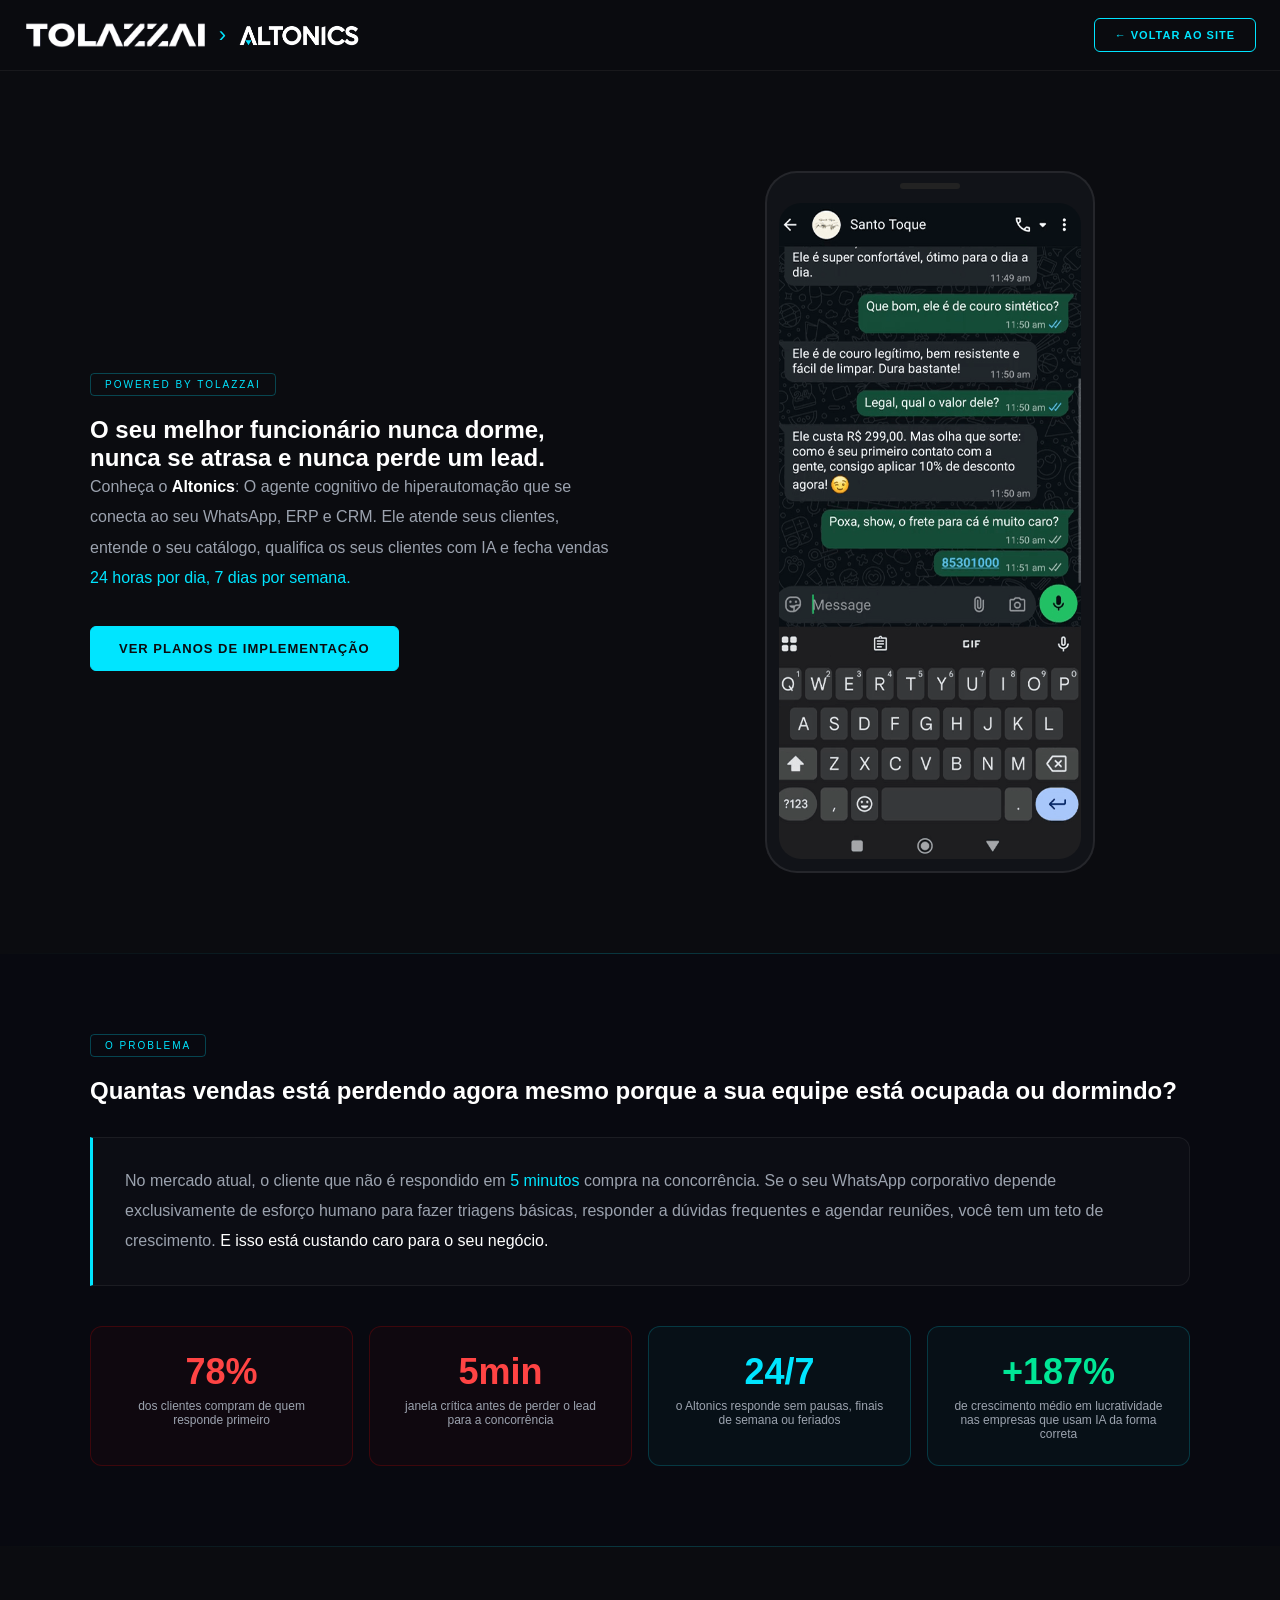
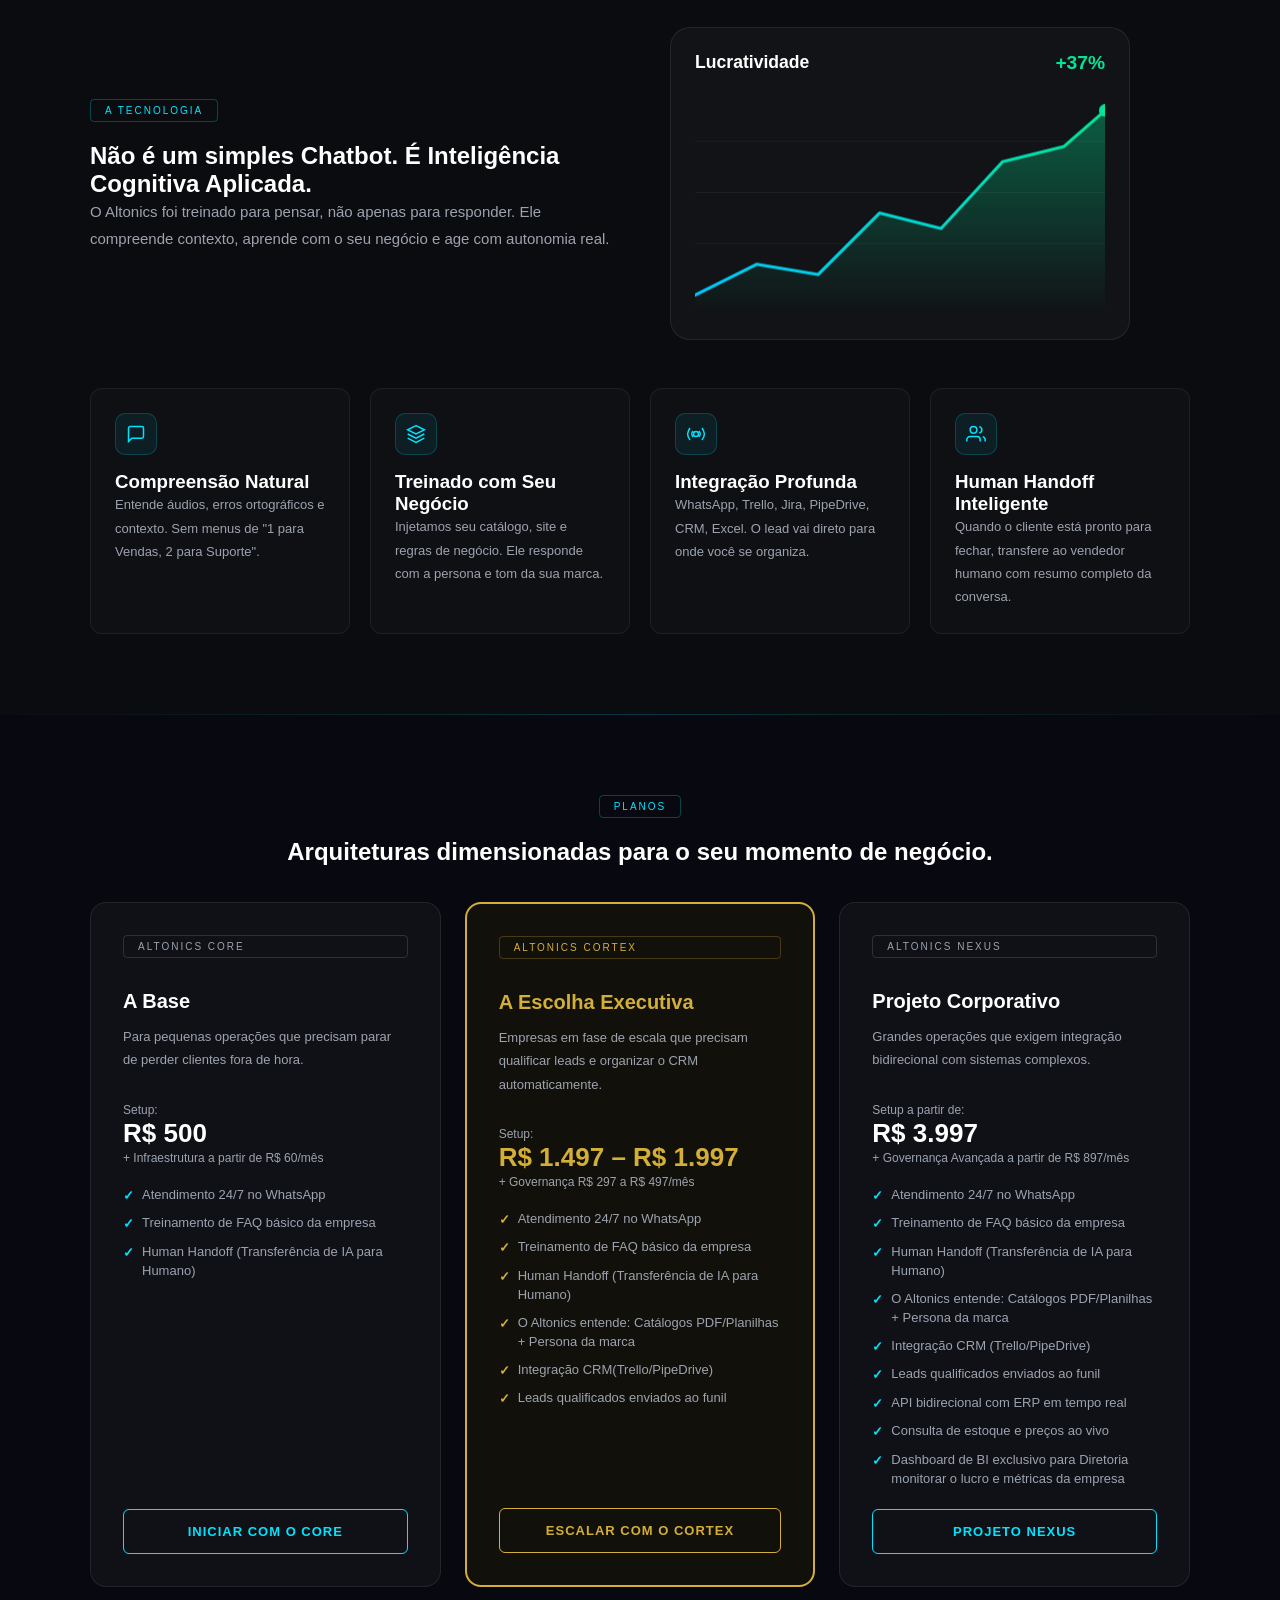
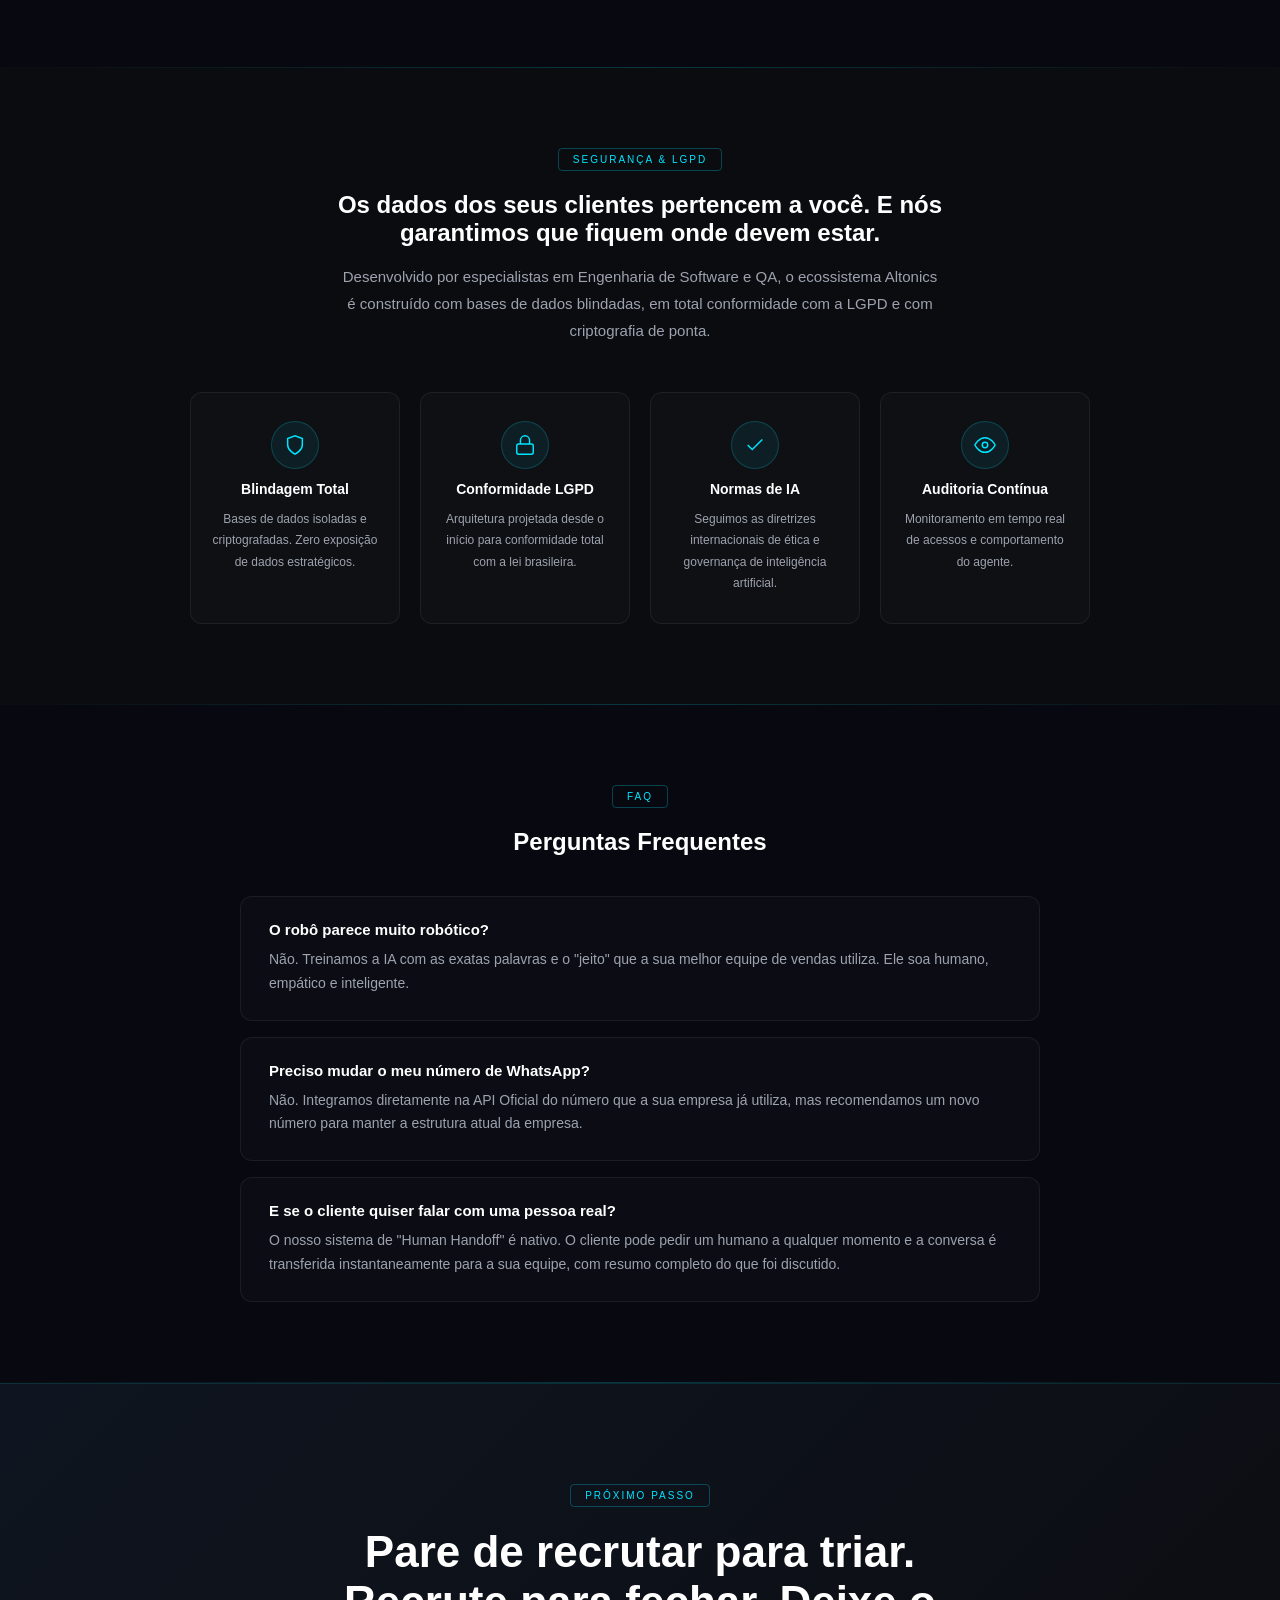
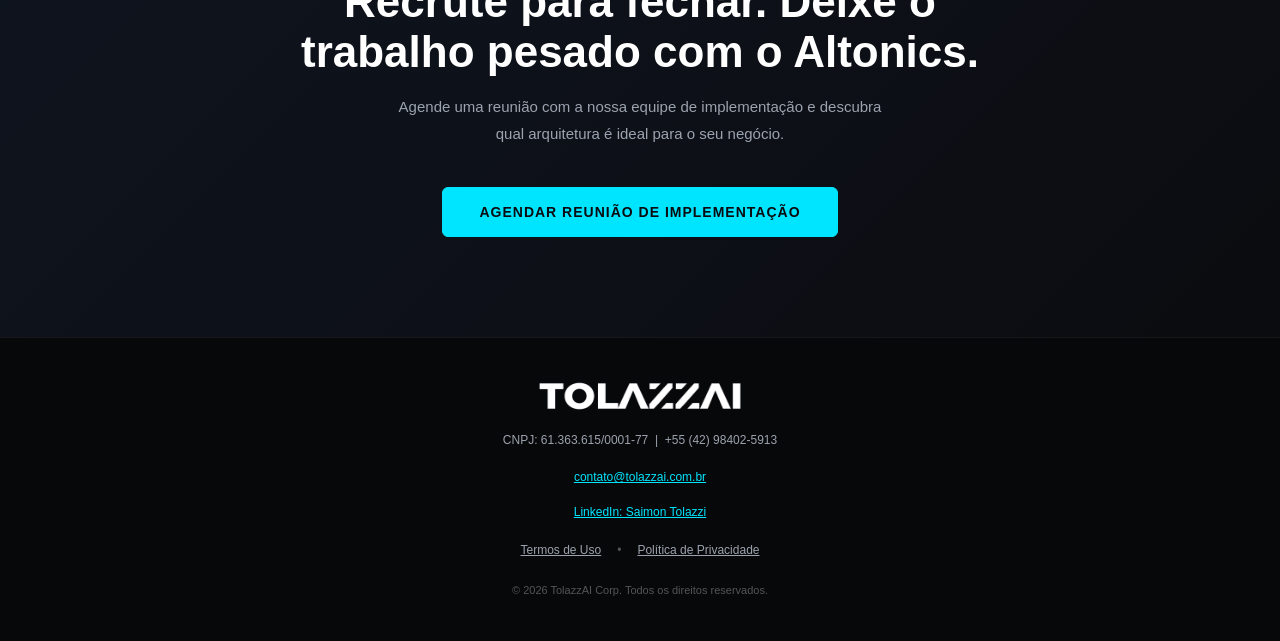
<file: altonics.html>
<!doctype html>
<html lang="pt-BR">
  <head>
    <meta charset="UTF-8" />
    <meta name="viewport" content="width=device-width, initial-scale=1.0" />
    <link rel="icon" type="image/png" href="img/favicon.png" />
    <title>Altonics — Powered by TolazzAI</title>
    <link rel="stylesheet" href="css/base.css" />
    <link rel="stylesheet" href="css/altonics.css" />
  </head>
  <body>
    <nav>
      <!-- Bloco de logos: TolazzAI › Altonics -->
      <div style="display: flex; align-items: center; gap: 12px">
        <!-- Logo TolazzAI (com fallback para texto) -->
        <a href="index.html" style="display: flex; align-items: center">
          <img
            src="img/logoBranco.png"
            alt="TolazzAI Corp"
            style="height: 32px; width: auto; object-fit: contain"
            onerror="
              this.style.display = 'none';
              this.nextElementSibling.style.display = 'block';
            "
          />
          <div class="nav-logo sg" style="display: none">
            Tolazz<span>IA</span> Corp
          </div>
        </a>

        <!-- Setinha separadora -->
        <span style="color: #00e5ff; font-size: 22px; line-height: 1">›</span>

        <!-- Logo Altonics (com fallback para texto) -->
        <a href="#" style="display: flex; align-items: center">
          <img
            src="img/altonicsBrancoEscrito.png"
            alt="Altonics"
            style="height: 28px; width: auto; object-fit: contain"
            onerror="
              this.style.display = 'none';
              this.nextElementSibling.style.display = 'block';
            "
          />
          <div class="nav-logo sg" style="display: none">Altonics</div>
        </a>
      </div>

      <a
        href="index.html"
        class="btn btn-cyan"
        style="padding: 10px 20px; font-size: 11px"
        >← Voltar ao Site</a
      >
    </nav>

    <!-- HERO -->
    <section class="hero">
      <div class="hero-grid">
        <div>
          <div class="badge">Powered by TolazzAI</div>
          <h1>
            O seu melhor funcionário nunca dorme, nunca se atrasa e nunca perde
            um lead.
          </h1>
          <p style="font-size: 16px; line-height: 1.9; margin-bottom: 32px">
            Conheça o <strong class="white">Altonics</strong>: O agente
            cognitivo de hiperautomação que se conecta ao seu WhatsApp, ERP e
            CRM. Ele atende seus clientes, entende o seu catálogo, qualifica os
            seus clientes com IA e fecha vendas
            <span class="cyan">24 horas por dia, 7 dias por semana.</span>
          </p>
          <a href="#planos" class="btn btn-solid"
            >Ver Planos de Implementação</a
          >
        </div>

        <div style="display: flex; justify-content: center">
          <!-- Vídeo dentro do frame de celular -->
          <div class="phone-frame">
            <div class="phone-notch"></div>
            <video
              class="phone-video"
              src="img/altonicsBot.mp4"
              autoplay
              loop
              muted
              playsinline
              preload="metadata"
              poster="img/altonicsBot-poster.png"
            ></video>
          </div>
        </div>
      </div>
    </section>

    <div class="divline"></div>

    <!-- SEÇÃO 2: DOR -->
    <section style="background: #080910; padding: 80px 24px">
      <div class="mx">
        <div class="badge">O Problema</div>
        <h2>
          Quantas vendas está perdendo agora mesmo porque a sua equipe está
          ocupada ou dormindo?
        </h2>
        <div class="dor-box">
          <p style="margin: 0; font-size: 16px; line-height: 1.9">
            No mercado atual, o cliente que não é respondido em
            <span class="cyan">5 minutos</span> compra na concorrência. Se o seu
            WhatsApp corporativo depende exclusivamente de esforço humano para
            fazer triagens básicas, responder a dúvidas frequentes e agendar
            reuniões, você tem um teto de crescimento.
            <span class="white"
              >E isso está custando caro para o seu negócio.</span
            >
          </p>
        </div>
        <div
          style="
            display: grid;
            grid-template-columns: repeat(auto-fit, minmax(160px, 1fr));
            gap: 16px;
            margin-top: 40px;
          "
        >
          <div
            style="
              background: #ff000008;
              border: 1px solid #ff000030;
              border-radius: 12px;
              padding: 24px;
              text-align: center;
            "
          >
            <div
              style="
                font-family: &quot;Space Grotesk&quot;, sans-serif;
                font-size: 36px;
                font-weight: 700;
                color: #ff4444;
              "
            >
              78%
            </div>
            <div style="font-size: 12px; margin-top: 6px">
              dos clientes compram de quem responde primeiro
            </div>
          </div>
          <div
            style="
              background: #ff000008;
              border: 1px solid #ff000030;
              border-radius: 12px;
              padding: 24px;
              text-align: center;
            "
          >
            <div
              style="
                font-family: &quot;Space Grotesk&quot;, sans-serif;
                font-size: 36px;
                font-weight: 700;
                color: #ff4444;
              "
            >
              5min
            </div>
            <div style="font-size: 12px; margin-top: 6px">
              janela crítica antes de perder o lead para a concorrência
            </div>
          </div>
          <div
            style="
              background: #00e5ff08;
              border: 1px solid #00e5ff30;
              border-radius: 12px;
              padding: 24px;
              text-align: center;
            "
          >
            <div
              style="
                font-family: &quot;Space Grotesk&quot;, sans-serif;
                font-size: 36px;
                font-weight: 700;
                color: #00e5ff;
              "
            >
              24/7
            </div>
            <div style="font-size: 12px; margin-top: 6px">
              o Altonics responde sem pausas, finais de semana ou feriados
            </div>
          </div>
          <div
            style="
              background: #00e5ff08;
              border: 1px solid #00e5ff30;
              border-radius: 12px;
              padding: 24px;
              text-align: center;
            "
          >
            <div
              style="
                font-family: &quot;Space Grotesk&quot;, sans-serif;
                font-size: 36px;
                font-weight: 700;
                color: #00e696;
              "
            >
              +187%
            </div>
            <div style="font-size: 12px; margin-top: 6px">
              de crescimento médio em lucratividade nas empresas que usam IA da
              forma correta
            </div>
          </div>
        </div>
      </div>
    </section>

    <div class="divline"></div>

    <!-- SEÇÃO 3: COMO FUNCIONA -->
    <section style="padding: 80px 24px">
      <div class="chart-half">
        <div>
          <div class="badge">A Tecnologia</div>
          <h2>Não é um simples Chatbot. É Inteligência Cognitiva Aplicada.</h2>
          <p>
            O Altonics foi treinado para pensar, não apenas para responder. Ele
            compreende contexto, aprende com o seu negócio e age com autonomia
            real.
          </p>
        </div>
        <div class="chart-box">
          <div class="chart-header">
            <span class="title">Lucratividade</span>
            <span class="percent" id="pct">+0%</span>
          </div>
          <svg
            class="lucro-svg"
            viewBox="0 0 400 220"
            preserveAspectRatio="xMidYMid meet"
          >
            <defs>
              <linearGradient
                id="lucroLineGradient"
                x1="0"
                y1="1"
                x2="1"
                y2="0"
              >
                <stop offset="0%" stop-color="#00c8ff" />
                <stop offset="100%" stop-color="#00e696" />
              </linearGradient>
              <linearGradient
                id="lucroAreaGradient"
                x1="0"
                y1="0"
                x2="0"
                y2="1"
              >
                <stop offset="0%" stop-color="rgba(0,230,150,0.35)" />
                <stop offset="100%" stop-color="rgba(0,230,150,0)" />
              </linearGradient>
            </defs>
            <g stroke="rgba(255,255,255,0.05)" stroke-width="1">
              <line x1="0" y1="50" x2="400" y2="50" />
              <line x1="0" y1="100" x2="400" y2="100" />
              <line x1="0" y1="150" x2="400" y2="150" />
            </g>
            <path
              class="lucro-area"
              d="M0,200 L60,170 L120,180 L180,120 L240,135 L300,70 L360,55 L400,20 L400,220 L0,220 Z"
            />
            <path
              class="lucro-line"
              d="M0,200 L60,170 L120,180 L180,120 L240,135 L300,70 L360,55 L400,20"
            />
            <circle class="lucro-dot-pulse" cx="400" cy="20" r="6" />
            <circle class="lucro-dot" cx="400" cy="20" r="5" />
          </svg>
        </div>
      </div>
      <div class="func-grid" style="max-width: 1100px; margin: 48px auto 0">
        <div class="func-card">
          <div class="func-icon">
            <svg viewBox="0 0 24 24">
              <path
                d="M21 15a2 2 0 0 1-2 2H7l-4 4V5a2 2 0 0 1 2-2h14a2 2 0 0 1 2 2z"
              />
            </svg>
          </div>
          <h3>Compreensão Natural</h3>
          <p style="font-size: 13px; margin: 0">
            Entende áudios, erros ortográficos e contexto. Sem menus de "1 para
            Vendas, 2 para Suporte".
          </p>
        </div>
        <div class="func-card">
          <div class="func-icon">
            <svg viewBox="0 0 24 24">
              <path d="M12 2L2 7l10 5 10-5-10-5z" />
              <path d="M2 17l10 5 10-5" />
              <path d="M2 12l10 5 10-5" />
            </svg>
          </div>
          <h3>Treinado com Seu Negócio</h3>
          <p style="font-size: 13px; margin: 0">
            Injetamos seu catálogo, site e regras de negócio. Ele responde com a
            persona e tom da sua marca.
          </p>
        </div>
        <div class="func-card">
          <div class="func-icon">
            <svg viewBox="0 0 24 24">
              <circle cx="12" cy="12" r="3" />
              <path
                d="M19.07 4.93a10 10 0 0 1 0 14.14M4.93 4.93a10 10 0 0 0 0 14.14"
              />
              <path
                d="M15.54 8.46a5 5 0 0 1 0 7.07M8.46 8.46a5 5 0 0 0 0 7.07"
              />
            </svg>
          </div>
          <h3>Integração Profunda</h3>
          <p style="font-size: 13px; margin: 0">
            WhatsApp, Trello, Jira, PipeDrive, CRM, Excel. O lead vai direto
            para onde você se organiza.
          </p>
        </div>
        <div class="func-card">
          <div class="func-icon">
            <svg viewBox="0 0 24 24">
              <path d="M17 21v-2a4 4 0 0 0-4-4H5a4 4 0 0 0-4 4v2" />
              <circle cx="9" cy="7" r="4" />
              <path d="M23 21v-2a4 4 0 0 0-3-3.87" />
              <path d="M16 3.13a4 4 0 0 1 0 7.75" />
            </svg>
          </div>
          <h3>Human Handoff Inteligente</h3>
          <p style="font-size: 13px; margin: 0">
            Quando o cliente está pronto para fechar, transfere ao vendedor
            humano com resumo completo da conversa.
          </p>
        </div>
      </div>
    </section>

    <div class="divline"></div>

    <!-- SEÇÃO 4: PLANOS -->
    <section id="planos" style="background: #080910; padding: 80px 24px">
      <div class="mx" style="text-align: center">
        <div class="badge">Planos</div>
        <h2>Arquiteturas dimensionadas para o seu momento de negócio.</h2>
        <br />
        <br />
      </div>
      <div class="plans-grid" style="max-width: 1100px; margin: 0 auto">
        <div class="plan-card">
          <div class="badge" style="border-color: #ffffff22; color: #9ca3af">
            Altonics Core
          </div>
          <h3 style="font-size: 20px">A Base</h3>
          <p style="font-size: 13px; margin: 0 0 8px">
            Para pequenas operações que precisam parar de perder clientes fora
            de hora.
          </p>
          <div class="plan-price">
            <span class="setup">Setup:</span>
            <div class="val">R$ 500</div>
            <span class="mes">+ Infraestrutura a partir de R$ 60/mês</span>
          </div>
          <ul class="plan-list">
            <li>Atendimento 24/7 no WhatsApp</li>
            <li>Treinamento de FAQ básico da empresa</li>
            <li>Human Handoff (Transferência de IA para Humano)</li>
          </ul>
          <a
            href="#final"
            class="btn btn-cyan"
            style="width: 100%; justify-content: center; margin-top: 8px"
            >Iniciar com o Core</a
          >
        </div>

        <div class="plan-card featured">
          <div class="badge" style="border-color: #d4af3744; color: #d4af37">
            Altonics Cortex
          </div>
          <h3 style="font-size: 20px; color: #d4af37">A Escolha Executiva</h3>
          <p style="font-size: 13px; margin: 0 0 8px">
            Empresas em fase de escala que precisam qualificar leads e organizar
            o CRM automaticamente.
          </p>
          <div class="plan-price">
            <span class="setup">Setup:</span>
            <div class="val" style="color: #d4af37">R$ 1.497 – R$ 1.997</div>
            <span class="mes">+ Governança R$ 297 a R$ 497/mês</span>
          </div>
          <ul class="plan-list">
            <li class="gold-check">Atendimento 24/7 no WhatsApp</li>
            <li class="gold-check">Treinamento de FAQ básico da empresa</li>
            <li class="gold-check">
              Human Handoff (Transferência de IA para Humano)
            </li>
            <li class="gold-check">
              O Altonics entende: Catálogos PDF/Planilhas + Persona da marca
            </li>
            <li class="gold-check">Integração CRM(Trello/PipeDrive)</li>
            <li class="gold-check">Leads qualificados enviados ao funil</li>
          </ul>
          <a
            href="#final"
            class="btn btn-gold"
            style="width: 100%; justify-content: center; margin-top: 8px"
            >Escalar com o Cortex</a
          >
        </div>

        <div class="plan-card">
          <div class="badge" style="border-color: #ffffff22; color: #9ca3af">
            Altonics Nexus
          </div>
          <h3 style="font-size: 20px">Projeto Corporativo</h3>
          <p style="font-size: 13px; margin: 0 0 8px">
            Grandes operações que exigem integração bidirecional com sistemas
            complexos.
          </p>
          <div class="plan-price">
            <span class="setup">Setup a partir de:</span>
            <div class="val">R$ 3.997</div>
            <span class="mes"
              >+ Governança Avançada a partir de R$ 897/mês</span
            >
          </div>
          <ul class="plan-list">
            <li>Atendimento 24/7 no WhatsApp</li>
            <li>Treinamento de FAQ básico da empresa</li>
            <li>Human Handoff (Transferência de IA para Humano)</li>
            <li>
              O Altonics entende: Catálogos PDF/Planilhas + Persona da marca
            </li>
            <li>Integração CRM (Trello/PipeDrive)</li>
            <li>Leads qualificados enviados ao funil</li>
            <li>API bidirecional com ERP em tempo real</li>
            <li>Consulta de estoque e preços ao vivo</li>
            <li>
              Dashboard de BI exclusivo para Diretoria monitorar o lucro e
              métricas da empresa
            </li>
          </ul>
          <a
            href="#final"
            class="btn btn-cyan"
            style="width: 100%; justify-content: center; margin-top: 8px"
            >Projeto Nexus</a
          >
        </div>
      </div>
    </section>

    <div class="divline"></div>

    <!-- SEÇÃO 5: SEGURANÇA -->
    <section style="padding: 80px 24px">
      <div class="mx" style="text-align: center">
        <div class="badge">Segurança & LGPD</div>
        <h2 style="max-width: 700px; margin: 0 auto 16px">
          Os dados dos seus clientes pertencem a você. E nós garantimos que
          fiquem onde devem estar.
        </h2>
        <p style="max-width: 600px; margin: 0 auto 48px">
          Desenvolvido por especialistas em Engenharia de Software e QA, o
          ecossistema Altonics é construído com bases de dados blindadas, em
          total conformidade com a LGPD e com criptografia de ponta.
        </p>
      </div>
      <div class="seg-grid" style="max-width: 900px; margin: 0 auto">
        <div class="seg-item">
          <div class="seg-icon">
            <svg viewBox="0 0 24 24">
              <path d="M12 22s8-4 8-10V5l-8-3-8 3v7c0 6 8 10 8 10z" />
            </svg>
          </div>
          <h3 style="font-size: 14px">Blindagem Total</h3>
          <p style="font-size: 12px; margin: 0">
            Bases de dados isoladas e criptografadas. Zero exposição de dados
            estratégicos.
          </p>
        </div>
        <div class="seg-item">
          <div class="seg-icon">
            <svg viewBox="0 0 24 24">
              <rect x="3" y="11" width="18" height="11" rx="2" />
              <path d="M7 11V7a5 5 0 0 1 10 0v4" />
            </svg>
          </div>
          <h3 style="font-size: 14px">Conformidade LGPD</h3>
          <p style="font-size: 12px; margin: 0">
            Arquitetura projetada desde o início para conformidade total com a
            lei brasileira.
          </p>
        </div>
        <div class="seg-item">
          <div class="seg-icon">
            <svg viewBox="0 0 24 24"><polyline points="20 6 9 17 4 12" /></svg>
          </div>
          <h3 style="font-size: 14px">Normas de IA</h3>
          <p style="font-size: 12px; margin: 0">
            Seguimos as diretrizes internacionais de ética e governança de
            inteligência artificial.
          </p>
        </div>
        <div class="seg-item">
          <div class="seg-icon">
            <svg viewBox="0 0 24 24">
              <path d="M1 12s4-8 11-8 11 8 11 8-4 8-11 8-11-8-11-8z" />
              <circle cx="12" cy="12" r="3" />
            </svg>
          </div>
          <h3 style="font-size: 14px">Auditoria Contínua</h3>
          <p style="font-size: 12px; margin: 0">
            Monitoramento em tempo real de acessos e comportamento do agente.
          </p>
        </div>
      </div>
    </section>

    <div class="divline"></div>

    <!-- SEÇÃO 6: FAQ -->
    <section style="background: #080910; padding: 80px 24px">
      <div class="mx" style="text-align: center">
        <div class="badge">FAQ</div>
        <h2>Perguntas Frequentes</h2>
      </div>
      <div class="faq-list">
        <div class="faq-item">
          <div class="faq-q">O robô parece muito robótico?</div>
          <div class="faq-a">
            Não. Treinamos a IA com as exatas palavras e o "jeito" que a sua
            melhor equipe de vendas utiliza. Ele soa humano, empático e
            inteligente.
          </div>
        </div>
        <div class="faq-item">
          <div class="faq-q">Preciso mudar o meu número de WhatsApp?</div>
          <div class="faq-a">
            Não. Integramos diretamente na API Oficial do número que a sua
            empresa já utiliza, mas recomendamos um novo número para manter a
            estrutura atual da empresa.
          </div>
        </div>
        <div class="faq-item">
          <div class="faq-q">
            E se o cliente quiser falar com uma pessoa real?
          </div>
          <div class="faq-a">
            O nosso sistema de "Human Handoff" é nativo. O cliente pode pedir um
            humano a qualquer momento e a conversa é transferida
            instantaneamente para a sua equipe, com resumo completo do que foi
            discutido.
          </div>
        </div>
      </div>
    </section>

    <div class="divline"></div>

    <!-- CTA FINAL -->
    <div class="cta-final">
      <div id="final" class="badge">Próximo Passo</div>
      <h2
        style="
          max-width: 700px;
          margin: 0 auto 16px;
          font-size: clamp(24px, 3.5vw, 44px);
        "
      >
        Pare de recrutar para triar. Recrute para fechar. Deixe o trabalho
        pesado com o Altonics.
      </h2>
      <p style="max-width: 500px; margin: 0 auto 40px">
        Agende uma reunião com a nossa equipe de implementação e descubra qual
        arquitetura é ideal para o seu negócio.
      </p>
      <a
        href="https://wa.me/5542984025913?text=Ol%C3%A1!%20Quero%20agendar%20uma%20reuni%C3%A3o%20de%20implementa%C3%A7%C3%A3o%20do%20Altonics."
        target="_blank"
        rel="noopener noreferrer"
        class="btn btn-solid"
        style="font-size: 14px; padding: 16px 36px"
        >Agendar Reunião de Implementação</a
      >
    </div>

    <!-- FOOTER -->
    <footer>
      <div class="footer-inner">
        <img
          src="img/logoBranco.png"
          alt="TolazzAI Corp"
          style="height: 36px; width: auto; object-fit: contain"
          onerror="
            this.style.display = 'none';
            this.nextElementSibling.style.display = 'block';
          "
        />
        <div class="nav-logo sg" style="font-size: 20px; display: none">
          Tolazz<span style="color: #00e5ff">IA</span> Corp
        </div>

        <p style="font-size: 12px; margin: 0">
          CNPJ: 61.363.615/0001-77 &nbsp;|&nbsp; +55 (42) 98402-5913
        </p>
        <p style="font-size: 12px; margin: 0">
          <a href="mailto:contato@tolazzai.com.br" style="color: #00e5ff"
            >contato@tolazzai.com.br</a
          >
        </p>
        <a
          href="https://www.linkedin.com/in/saimon-tolazzi/"
          style="color: #00e5ff; font-size: 12px"
          >LinkedIn: Saimon Tolazzi</a
        >
        <div style="display: flex; gap: 16px; justify-content: center; margin: 8px 0; font-size: 12px;">
          <a href="termos-de-uso.html" style="color: #9ca3af; text-decoration: underline;">Termos de Uso</a>
          <span style="color: #555;">•</span>
          <a href="politica-de-privacidade.html" style="color: #9ca3af; text-decoration: underline;">Política de Privacidade</a>
        </div>
        <p style="font-size: 11px; color: #555; margin: 0">
          © 2026 TolazzAI Corp. Todos os direitos reservados.
        </p>
      </div>
    </footer>
    <script src="js/script.js"></script>
  </body>
</html>
</file>
<file: css/base.css>
/* ═══════════════════════════════════════
   BASE.CSS — comum às duas páginas
   ═══════════════════════════════════════ */

/* ── Reset ── */
*,
*::before,
*::after {
  box-sizing: border-box;
}
* {
  margin: 0;
  padding: 0;
}

html {
  font-size: 16px;
}

/* ── Body (mesma base nos dois) ── */
body {
  background-color: #0b0c10;
  color: #9ca3af;
  font-family: "Montserrat", sans-serif;
  -webkit-font-smoothing: antialiased;
}

/* ── Headings ── */
h1,
h2,
h3,
h4,
h5,
h6 {
  font-family: "Space Grotesk", sans-serif;
  color: #ffffff;
}
</file>
<file: css/altonics.css>
.sg {
  font-family: "Space Grotesk", sans-serif;
}
.cyan {
  color: #00e5ff;
}
.gold {
  color: #d4af37;
}
.white {
  color: #fff;
}
section {
  padding: 80px 24px;
  width: 100%;
}
.mx {
  max-width: 1100px;
  margin: 0 auto;
}
.badge {
  display: inline-block;
  border: 1px solid #00e5ff44;
  color: #00e5ff;
  font-size: 10px;
  letter-spacing: 2px;
  text-transform: uppercase;
  padding: 5px 14px;
  border-radius: 4px;
  margin-bottom: 20px;
  font-family: "Space Grotesk", sans-serif;
}
/*h1 {
  font-family: "Space Grotesk", sans-serif;
  font-size: clamp(28px, 4vw, 52px);
  font-weight: 700;
  color: #fff;
  line-height: 1.2;
  margin-bottom: 20px;
}
h2 {
  font-family: "Space Grotesk", sans-serif;
  font-size: clamp(22px, 3vw, 40px);
  font-weight: 700;
  color: #fff;
  line-height: 1.3;
  margin-bottom: 16px;
}
h3 {
  font-family: "Space Grotesk", sans-serif;
  font-size: 16px;
  font-weight: 600;
  color: #fff;
  margin-bottom: 8px;
}*/
p {
  font-size: 15px;
  line-height: 1.8;
  margin-bottom: 16px;
}
.btn {
  display: inline-flex;
  align-items: center;
  gap: 8px;
  padding: 14px 28px;
  border-radius: 6px;
  font-family: "Space Grotesk", sans-serif;
  font-size: 13px;
  font-weight: 600;
  letter-spacing: 1px;
  text-transform: uppercase;
  cursor: pointer;
  text-decoration: none;
  transition: all 0.25s;
}
.btn-cyan {
  background: transparent;
  border: 1px solid #00e5ff;
  color: #00e5ff;
}
.btn-cyan:hover {
  background: #00e5ff18;
}
.btn-gold {
  background: transparent;
  border: 1px solid #d4af37;
  color: #d4af37;
}
.btn-gold:hover {
  background: #d4af3718;
}
.btn-solid {
  background: #00e5ff;
  border: 1px solid #00e5ff;
  color: #0b0c10;
  font-weight: 700;
}
.btn-solid:hover {
  background: #00c8e0;
}
.divline {
  height: 1px;
  background: linear-gradient(90deg, transparent, #00e5ff33, transparent);
  margin: 0;
}

/* NAV */
nav {
  background: #0b0c10cc;
  backdrop-filter: blur(12px);
  padding: 18px 24px;
  border-bottom: 1px solid #ffffff0f;
  display: flex;
  justify-content: space-between;
  align-items: center;
}
.nav-logo {
  font-family: "Space Grotesk", sans-serif;
  font-size: 18px;
  font-weight: 700;
  color: #fff;
}
.nav-logo span {
  color: #00e5ff;
}

/* HERO */
.hero {
  padding: 100px 24px 80px;
  background: #0b0c10;
  position: relative;
  overflow: hidden;
}
.hero-grid {
  display: grid;
  grid-template-columns: 1fr 1fr;
  gap: 60px;
  align-items: center;
  max-width: 1100px;
  margin: 0 auto;
}
.phone-frame {
  width: 330px;
  margin: 0 auto;
  background: #111318;
  border-radius: 32px;
  border: 2px solid #ffffff15;
  padding: 12px;
  aspect-ratio: 9/19;
  display: flex;
  flex-direction: column;
  align-items: center;
  justify-content: center;
  gap: 8px;
  position: relative;
}
.phone-notch {
  width: 60px;
  height: 6px;
  background: #222;
  border-radius: 10px;
  position: absolute;
  top: 10px;
}
.phone-screen {
  width: 100%;
  flex: 1;
  background: #0d0f14;
  border-radius: 22px;
  display: flex;
  flex-direction: column;
  padding: 12px;
  gap: 6px;
  margin-top: 18px;
}
.msg {
  padding: 8px 10px;
  border-radius: 10px;
  font-size: 9px;
  line-height: 1.4;
  max-width: 85%;
}
.msg-in {
  background: #1a1e2a;
  color: #ccc;
  align-self: flex-start;
}
.msg-out {
  background: #00e5ff22;
  border: 1px solid #00e5ff44;
  color: #00e5ff;
  align-self: flex-end;
}
.msg-bot {
  background: #00e69622;
  border: 1px solid #00e69644;
  color: #00e696;
  align-self: flex-start;
}
.typing {
  display: flex;
  gap: 3px;
  align-items: center;
  padding: 8px 10px;
  background: #1a1e2a;
  border-radius: 10px;
  width: 40px;
}
.dot {
  width: 5px;
  height: 5px;
  background: #555;
  border-radius: 50%;
  animation: blink 1.2s infinite;
}
.dot:nth-child(2) {
  animation-delay: 0.2s;
}
.dot:nth-child(3) {
  animation-delay: 0.4s;
}
@keyframes blink {
  0%,
  80%,
  100% {
    opacity: 0.3;
  }
  40% {
    opacity: 1;
  }
}

/* SEÇÃO 2 DOR */
.dor-box {
  background: #ffffff05;
  border: 1px solid #ffffff10;
  border-left: 3px solid #00e5ff;
  border-radius: 0 12px 12px 0;
  padding: 28px 32px;
  margin-top: 32px;
}

/* SEÇÃO 3 FUNCIONALIDADES */
.func-grid {
  display: grid;
  grid-template-columns: repeat(auto-fit, minmax(220px, 1fr));
  gap: 20px;
  margin-top: 40px;
}
.func-card {
  background: #ffffff05;
  border: 1px solid #ffffff10;
  border-radius: 12px;
  padding: 24px;
  transition: border-color 0.3s;
}
.func-card:hover {
  border-color: #00e5ff44;
}
.func-icon {
  width: 42px;
  height: 42px;
  border-radius: 10px;
  background: #00e5ff12;
  border: 1px solid #00e5ff33;
  display: flex;
  align-items: center;
  justify-content: center;
  margin-bottom: 16px;
}
.func-icon svg {
  width: 20px;
  height: 20px;
  stroke: #00e5ff;
  fill: none;
  stroke-width: 1.8;
}

/* GRÁFICO */
.chart-half {
  display: grid;
  grid-template-columns: 1fr 1fr;
  gap: 60px;
  align-items: center;
  max-width: 1100px;
  margin: 0 auto;
}
.chart-box {
  background: rgba(255, 255, 255, 0.03);
  border: 1px solid rgba(255, 255, 255, 0.08);
  border-radius: 20px;
  padding: 1.5rem;
  max-width: 460px;
}
.chart-header {
  display: flex;
  justify-content: space-between;
  align-items: center;
  margin-bottom: 1rem;
  color: #fff;
  font-family: "Space Grotesk", sans-serif;
}
.chart-header .title {
  font-size: 1.1rem;
  font-weight: 600;
}
.chart-header .percent {
  color: #00e696;
  font-weight: 700;
  font-size: 1.2rem;
}
.lucro-svg {
  width: 100%;
  height: auto;
  display: block;
}
.lucro-line {
  fill: none;
  stroke: url(#lucroLineGradient);
  stroke-width: 3;
  stroke-linecap: round;
  stroke-linejoin: round;
  stroke-dasharray: 1000;
  stroke-dashoffset: 1000;
}
.chart-box.animate .lucro-line {
  animation: lucroDrawLine 20s ease-out forwards;
}

@keyframes lucroDrawLine {
  to {
    stroke-dashoffset: 0;
  }
}
.lucro-area {
  fill: url(#lucroAreaGradient);
  opacity: 0;
}
.chart-box.animate .lucro-area {
  animation: lucroFadeArea 10s ease-out 2s forwards;
}

@keyframes lucroFadeArea {
  to {
    opacity: 1;
  }
}
.lucro-dot {
  fill: #00e696;
  opacity: 0;
}
.chart-box.animate .lucro-dot {
  animation: lucroShowDot 0.4s ease-out 20s forwards;
}
.lucro-dot-pulse {
  fill: #00e696;
  opacity: 0;
}
.chart-box.animate .lucro-dot-pulse {
  animation:
    lucroShowDot 0.4s ease 5s forwards,
    lucroPulseDot 1.5s ease-out 5.4s infinite;
}
@keyframes lucroShowDot {
  to {
    opacity: 1;
  }
}
@keyframes lucroPulseDot {
  0% {
    r: 6;
    opacity: 0.6;
  }
  100% {
    r: 22;
    opacity: 0;
  }
}

/* PLANOS */
.plans-grid {
  display: grid;
  grid-template-columns: repeat(auto-fit, minmax(280px, 1fr));
  gap: 24px;
  margin-top: 48px;
}
.plan-card {
  background: #0f1117;
  border: 1px solid #ffffff15;
  border-radius: 16px;
  padding: 32px;
  display: flex;
  flex-direction: column;
  gap: 12px;
  transition: all 0.3s;
}
.plan-card:hover {
  border-color: #00e5ff44;
  transform: translateY(-4px);
}
.plan-card.featured {
  border: 2px solid #d4af37;
  background: #12100a;
}
.plan-tag {
  display: inline-block;
  background: #d4af3722;
  color: #d4af37;
  border: 1px solid #d4af3744;
  font-size: 10px;
  letter-spacing: 1px;
  text-transform: uppercase;
  padding: 4px 12px;
  border-radius: 4px;
  font-family: "Space Grotesk", sans-serif;
  margin-bottom: 4px;
}
.plan-price {
  font-family: "Space Grotesk", sans-serif;
  margin: 8px 0;
}
.plan-price .setup {
  font-size: 12px;
  color: #9ca3af;
}
.plan-price .val {
  font-size: 26px;
  font-weight: 700;
  color: #fff;
}
.plan-price .mes {
  font-size: 12px;
  color: #9ca3af;
  display: block;
  margin-top: 2px;
}
.plan-list {
  list-style: none;
  display: flex;
  flex-direction: column;
  gap: 8px;
  flex: 1;
}
.plan-list li {
  display: flex;
  align-items: flex-start;
  gap: 8px;
  font-size: 13px;
  line-height: 1.5;
}
.plan-list li::before {
  content: "✓";
  color: #00e5ff;
  font-weight: 700;
  flex-shrink: 0;
  margin-top: 1px;
}
.plan-list li.gold-check::before {
  color: #d4af37;
}

/* SEGURANÇA */
.seg-grid {
  display: grid;
  grid-template-columns: repeat(auto-fit, minmax(200px, 1fr));
  gap: 20px;
  margin-top: 40px;
}
.seg-item {
  display: flex;
  flex-direction: column;
  align-items: center;
  text-align: center;
  gap: 12px;
  padding: 28px 20px;
  background: #ffffff05;
  border: 1px solid #ffffff10;
  border-radius: 12px;
}
.seg-icon {
  width: 48px;
  height: 48px;
  border-radius: 50%;
  background: #00e5ff12;
  border: 1px solid #00e5ff33;
  display: flex;
  align-items: center;
  justify-content: center;
}
.seg-icon svg {
  width: 22px;
  height: 22px;
  stroke: #00e5ff;
  fill: none;
  stroke-width: 1.6;
}

/* FAQ */
.faq-list {
  display: flex;
  flex-direction: column;
  gap: 16px;
  margin-top: 40px;
  max-width: 800px;
  margin-left: auto;
  margin-right: auto;
}
.faq-item {
  background: #ffffff05;
  border: 1px solid #ffffff10;
  border-radius: 12px;
  padding: 24px 28px;
}
.faq-q {
  font-family: "Space Grotesk", sans-serif;
  font-size: 15px;
  font-weight: 600;
  color: #fff;
  margin-bottom: 10px;
}
.faq-a {
  font-size: 14px;
  line-height: 1.7;
  color: #9ca3af;
}

/* CTA FINAL */
.cta-final {
  background: linear-gradient(135deg, #0f1520, #0b0c10);
  border-top: 1px solid #00e5ff22;
  text-align: center;
  padding: 100px 24px;
}

/* FOOTER */
footer {
  background: #070809;
  border-top: 1px solid #ffffff0f;
  padding: 40px 24px;
  text-align: center;
}
.footer-inner {
  max-width: 700px;
  margin: 0 auto;
  display: flex;
  flex-direction: column;
  align-items: center;
  gap: 16px;
}
/* ===== VÍDEO NO FRAME DO CELULAR ===== */
.phone-video {
  width: 100%;
  flex: 1;
  border-radius: 22px;
  margin-top: 18px;
  object-fit: cover;
  background: #0d0f14;
}

/* ===== RESPONSIVIDADE ===== */

/* Tablets e telas médias */
@media (max-width: 900px) {
  .hero-grid,
  .chart-half {
    grid-template-columns: 1fr;
    gap: 40px;
  }

  /* Vídeo/celular vai para baixo do texto */
  .hero-grid > div:last-child {
    order: 2;
  }

  /* Gráfico centralizado */
  .chart-box {
    margin: 0 auto;
  }
}

/* Celulares */
@media (max-width: 600px) {
  section,
  .hero,
  .cta-final {
    padding-left: 16px;
    padding-right: 16px;
  }

  .hero {
    padding-top: 60px;
    padding-bottom: 60px;
  }

  section {
    padding-top: 56px;
    padding-bottom: 56px;
  }

  /* Nav empilha e centraliza */
  nav {
    flex-direction: column;
    gap: 14px;
    text-align: center;
  }

  /* Frame do celular um pouco menor */
  .phone-frame {
    width: 200px;
  }

  /* Botões ocupam largura total e centralizam */
  .btn-solid,
  .hero .btn {
    width: 100%;
    justify-content: center;
  }
}
</file>
